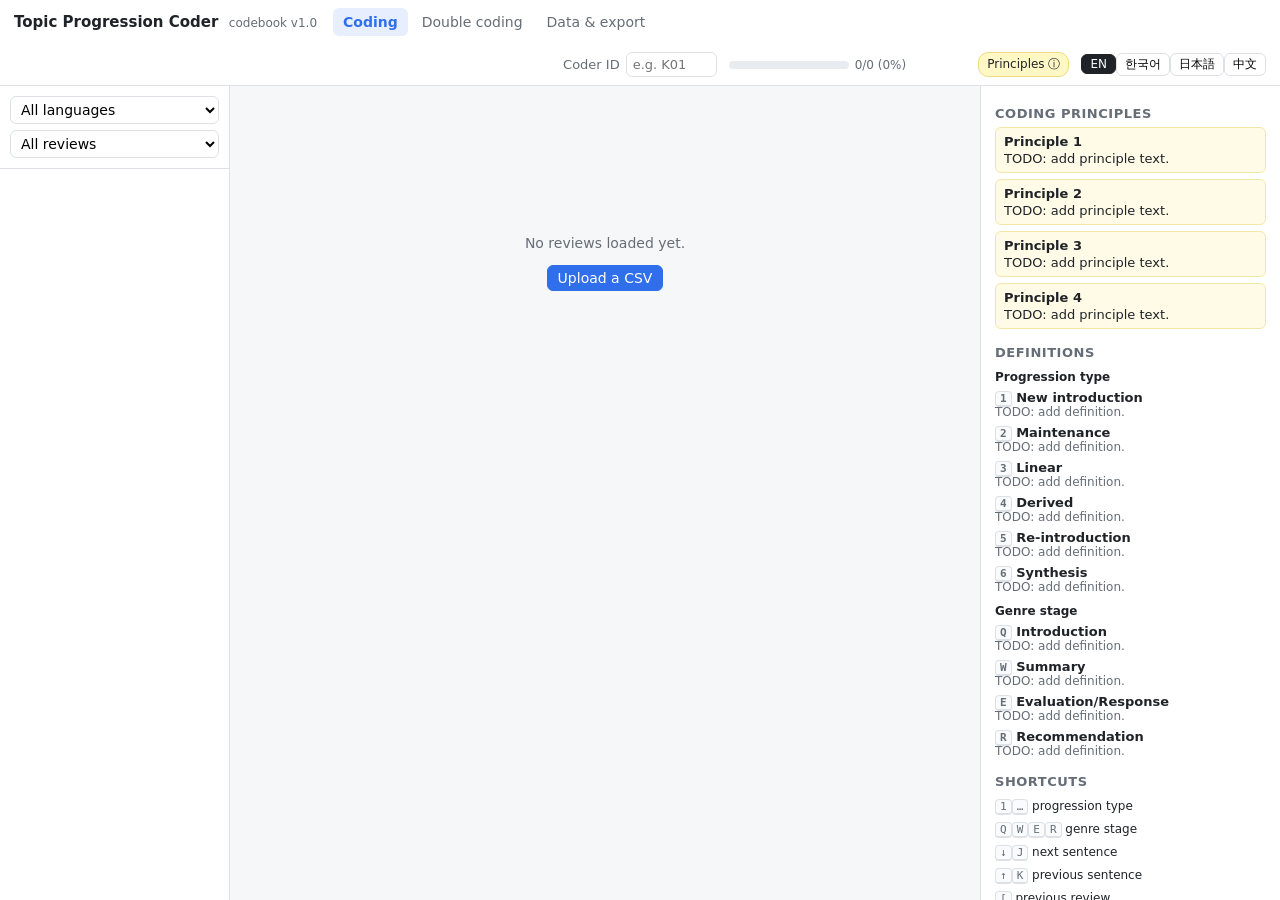
<file: index.html>
<!DOCTYPE html>
<html lang="en">
<head>
<meta charset="utf-8">
<meta name="viewport" content="width=device-width, initial-scale=1">
<meta http-equiv="Content-Security-Policy" content="default-src 'self'; connect-src 'self'; img-src 'self' data:; style-src 'self'; script-src 'self'; form-action 'none'; base-uri 'none'">
<meta name="referrer" content="no-referrer">
<title>Topic Progression Coder</title>
<link rel="stylesheet" href="css/style.css">
</head>
<body>
<header class="topbar">
  <div class="brand">
    <strong data-i18n="app.title">Topic Progression Coder</strong>
    <span class="cb-version" id="cbVersion"></span>
  </div>
  <nav class="tabs" role="tablist">
    <button class="tab active" data-view="code" data-i18n="tab.code">Coding</button>
    <button class="tab" data-view="double" data-i18n="tab.double">Double coding</button>
    <button class="tab" data-view="data" data-i18n="tab.data">Data &amp; export</button>
  </nav>
  <div class="top-right">
    <label class="coder">
      <span data-i18n="coder.id">Coder ID</span>
      <input id="coderId" type="text" maxlength="40" autocomplete="off" data-i18n-ph="coder.placeholder" placeholder="e.g. K01">
    </label>
    <div class="progress" id="progressWrap" title="">
      <div class="progress-bar"><div class="progress-fill" id="progressFill"></div></div>
      <span id="progressText"></span>
    </div>
    <span class="save-state" id="saveState"></span>
    <span class="principle-chip" id="principleChip" tabindex="0" data-i18n="principles.chip">Principles ⓘ</span>
    <div class="lang-switch">
      <button data-ui-lang="en">EN</button><button data-ui-lang="ko">한국어</button><button data-ui-lang="ja">日本語</button><button data-ui-lang="zh">中文</button>
    </div>
  </div>
</header>

<div id="banner" class="banner hidden"></div>

<!-- ============================ CODING VIEW ============================ -->
<main id="view-code" class="view layout-code">
  <aside class="sidebar">
    <div class="filters">
      <select id="filterLang">
        <option value="" data-i18n="filter.allLangs">All languages</option>
        <option value="ko">ko</option><option value="ja">ja</option><option value="zh">zh</option>
      </select>
      <select id="filterScope">
        <option value="all" data-i18n="filter.all">All reviews</option>
        <option value="sample" data-i18n="filter.sample">Sample only</option>
        <option value="todo" data-i18n="filter.todo">Incomplete only</option>
      </select>
    </div>
    <ul id="reviewList" class="review-list"></ul>
  </aside>

  <section class="center">
    <div id="emptyState" class="empty hidden">
      <p data-i18n="empty.noData">No reviews loaded yet.</p>
      <p><button class="primary" data-goto="data" data-i18n="empty.goData">Upload a CSV</button></p>
    </div>
    <div id="reviewHeader" class="review-header"></div>
    <ol id="sentenceList" class="sentence-list"></ol>
  </section>

  <aside class="side-panel">
    <section>
      <h3 data-i18n="principles.title">Coding principles</h3>
      <ol id="principleList" class="principles"></ol>
    </section>
    <section>
      <h3 data-i18n="defs.title">Definitions</h3>
      <div id="defList" class="defs"></div>
    </section>
    <section>
      <h3 data-i18n="keys.title">Shortcuts</h3>
      <div id="keyHelp" class="keyhelp"></div>
    </section>
  </aside>
</main>

<!-- ========================= DOUBLE CODING VIEW ========================= -->
<main id="view-double" class="view hidden page">
  <section class="card">
    <h2 data-i18n="sample.title">1. Draw the double-coding sample</h2>
    <p class="hint" data-i18n="sample.hint">Reviews are sampled per language (stratified). The same seed always gives the same sample.</p>
    <div class="row">
      <label><span data-i18n="sample.seed">Seed</span> <input id="sampleSeed" type="text" value="20261101" size="12"></label>
      <label><span data-i18n="sample.rate">Rate (%)</span> <input id="sampleRate" type="number" min="1" max="100" value="20" class="narrow"></label>
      <button id="btnDrawSample" class="primary" data-i18n="sample.draw">Draw sample</button>
      <button id="btnExportPackage" data-i18n="sample.package">Export package for 2nd coder</button>
    </div>
    <div id="sampleResult"></div>
  </section>

  <section class="card">
    <h2 data-i18n="rel.title">2. Compare two coders</h2>
    <p class="hint" data-i18n="rel.hint">Load the JSON exported by each coder. Sentences are matched by review ID and sentence number; segmentation must be identical.</p>
    <div class="row">
      <label class="file"><span data-i18n="rel.coderA">Coder A JSON</span> <input type="file" id="fileA" accept=".json,application/json"></label>
      <button id="btnUseCurrentA" data-i18n="rel.useCurrent">Use current project as A</button>
      <label class="file"><span data-i18n="rel.coderB">Coder B JSON</span> <input type="file" id="fileB" accept=".json,application/json"></label>
    </div>
    <div class="row">
      <label><input type="checkbox" id="relSampleOnly" checked> <span data-i18n="rel.sampleOnly">Restrict to A's sample (if any)</span></label>
      <label><span data-i18n="rel.lang">Language</span>
        <select id="relLang"><option value="" data-i18n="filter.allLangs">All languages</option><option>ko</option><option>ja</option><option>zh</option></select>
      </label>
      <button id="btnCompute" class="primary" data-i18n="rel.compute">Compute agreement</button>
    </div>
    <div id="relStatus" class="hint"></div>
    <div id="relResults"></div>
  </section>

  <section class="card">
    <h2 data-i18n="cons.title">3. Disagreements &amp; consensus</h2>
    <p class="hint" data-i18n="cons.hint">Consensus decisions are stored separately from each coder's data (browser storage) and can be exported.</p>
    <div class="row">
      <label><input type="checkbox" id="consUnresolved"> <span data-i18n="cons.unresolvedOnly">Unresolved only</span></label>
      <button id="btnConsJSON" data-i18n="cons.exportJSON">Export consensus JSON</button>
      <button id="btnConsCSV" data-i18n="cons.exportCSV">Export consensus CSV</button>
      <label class="file"><span data-i18n="cons.import">Import consensus JSON</span> <input type="file" id="fileCons" accept=".json,application/json"></label>
      <button id="btnConsClear" class="danger" data-i18n="cons.clear">Clear consensus</button>
    </div>
    <div id="consList"></div>
  </section>
</main>

<!-- ============================== DATA VIEW ============================== -->
<main id="view-data" class="view hidden page">
  <section class="card notice">
    <strong data-i18n="privacy.title">Privacy</strong>
    <span data-i18n="privacy.text">All data stays in this browser. Nothing is uploaded or sent anywhere; files are read locally and saved only to this browser's storage.</span>
  </section>

  <section class="card">
    <h2 data-i18n="data.csvTitle">Import reviews (CSV)</h2>
    <p class="hint" data-i18n="data.csvHint">Columns: review_id, lang (ko/ja/zh), text. UTF-8. Sentences are split automatically and can be merged/split in the coding view.</p>
    <div class="row">
      <input type="file" id="fileCSV" accept=".csv,text/csv">
      <button id="btnSample" data-i18n="data.loadSample">Load sample CSV</button>
    </div>
    <div id="csvReport" class="hint"></div>
  </section>

  <section class="card">
    <h2 data-i18n="data.projectTitle">Project (JSON)</h2>
    <p class="hint" data-i18n="data.projectHint">Work is auto-saved in this browser. Export JSON regularly as a backup and to share with the reliability check.</p>
    <div class="row">
      <button id="btnExportJSON" class="primary" data-i18n="data.exportJSON">Export JSON</button>
      <label class="file"><span data-i18n="data.importJSON">Import JSON</span> <input type="file" id="fileJSON" accept=".json,application/json"></label>
      <button id="btnReset" class="danger" data-i18n="data.reset">Clear project</button>
    </div>
  </section>

  <section class="card">
    <h2 data-i18n="data.csvOutTitle">Export coded data (CSV)</h2>
    <p class="hint" data-i18n="data.csvOutHint">One row per sentence, UTF-8 with BOM so Excel shows Korean/Japanese/Chinese correctly.</p>
    <button id="btnExportCSV" class="primary" data-i18n="data.exportCSV">Export CSV</button>
  </section>

  <section class="card">
    <h2 data-i18n="data.cbTitle">Codebook</h2>
    <p class="hint" data-i18n="data.cbHint">Loaded from codebook.json. When opened as a local file (file://), browsers block that request — load the file here instead.</p>
    <div id="cbStatus"></div>
    <div class="row">
      <label class="file"><span data-i18n="data.cbLoad">Load codebook.json</span> <input type="file" id="fileCB" accept=".json,application/json"></label>
      <button id="btnCBReload" data-i18n="data.cbReload">Reload from server</button>
    </div>
  </section>
</main>

<div id="toast" class="toast hidden" role="status"></div>

<script src="js/core.js"></script>
<script src="js/i18n.js"></script>
<script src="js/app.js"></script>
</body>
</html>
</file>
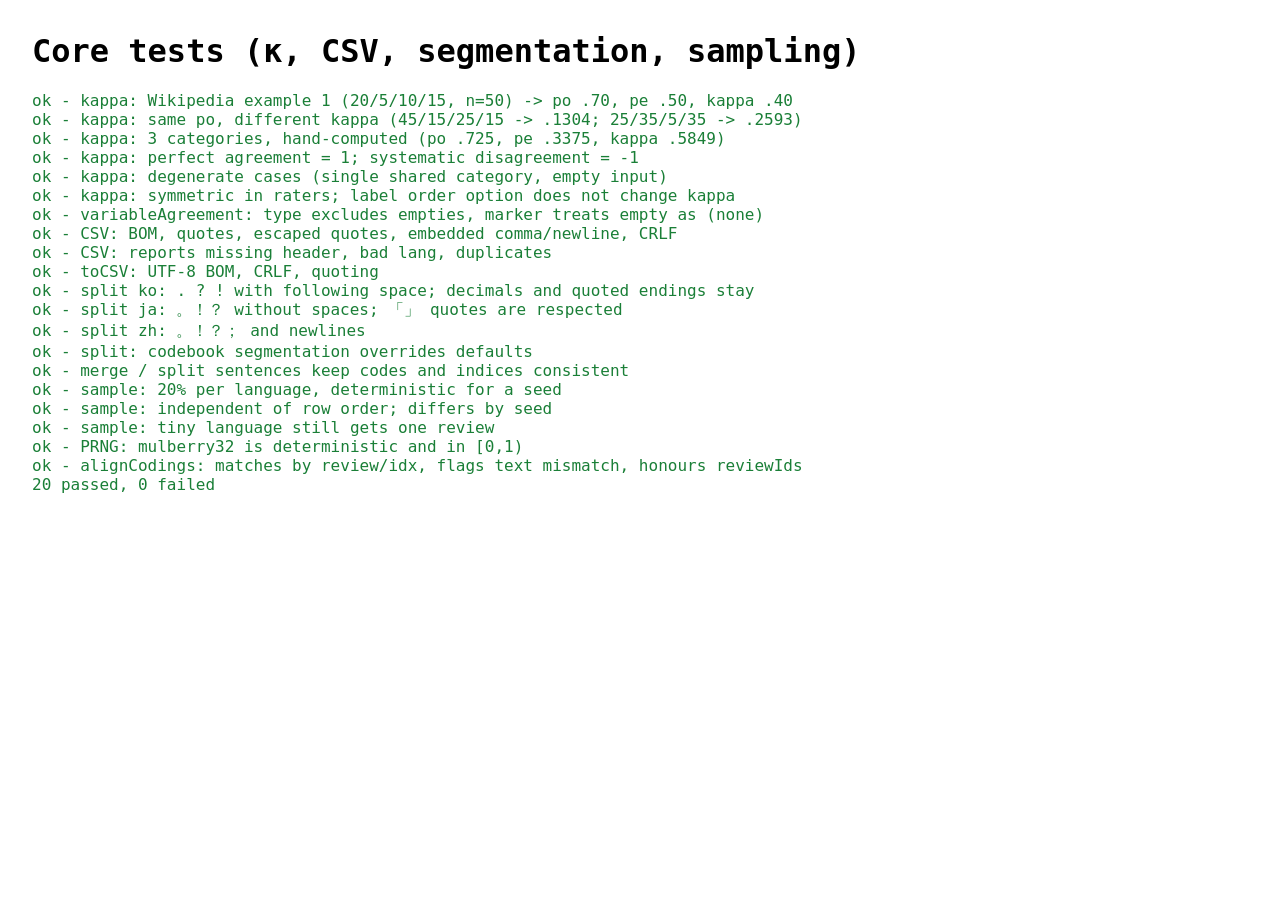
<file: tests/index.html>
<!DOCTYPE html>
<html lang="en">
<head>
<meta charset="utf-8">
<title>Topic Progression Coder — tests</title>
<style>
  body { font-family: ui-monospace, Menlo, Consolas, monospace; margin: 2rem; }
  .ok { color: #1a7f37; } .fail { color: #cf222e; white-space: pre-wrap; }
</style>
</head>
<body>
<h1>Core tests (κ, CSV, segmentation, sampling)</h1>
<div id="out"></div>
<script src="../js/core.js"></script>
<script src="tests.js"></script>
<script>
  var out = document.getElementById('out');
  TPC_TESTS(TPC)(function (line, good) {
    var d = document.createElement('div');
    d.className = good ? 'ok' : 'fail';
    d.textContent = line;
    out.appendChild(d);
  });
</script>
</body>
</html>
</file>
<file: css/style.css>
:root {
  --bg: #f6f7f9; --panel: #fff; --line: #dde1e6; --text: #1f2328; --muted: #656d76;
  --accent: #2f6feb; --accent-soft: #e7efff; --ok: #1a7f37; --warn: #9a6700; --bad: #cf222e;
  --type: #6639ba; --type-soft: #f1ebfb; --stage: #0b7a75; --stage-soft: #e3f4f3;
  --marker: #9a4d00; --marker-soft: #fdf0e1; --topic: #fff3b0;
  font-family: system-ui, -apple-system, "Segoe UI", "Noto Sans KR", "Noto Sans JP", "Noto Sans SC",
    "Apple SD Gothic Neo", "Hiragino Sans", "PingFang SC", "Microsoft YaHei", "Malgun Gothic", sans-serif;
  font-size: 14px; color: var(--text); background: var(--bg);
}
* { box-sizing: border-box; }
body { margin: 0; height: 100vh; display: flex; flex-direction: column; }
button, input, select, textarea { font: inherit; }
button { border: 1px solid var(--line); background: #fff; border-radius: 6px; padding: 4px 10px; cursor: pointer; }
button:hover { border-color: #b6bcc4; }
button.primary { background: var(--accent); color: #fff; border-color: var(--accent); }
button.danger { color: var(--bad); }
input[type=text], input[type=number], select, textarea { border: 1px solid var(--line); border-radius: 6px; padding: 4px 6px; background: #fff; }
input.narrow { width: 5em; }
.hidden { display: none !important; }
.hint { color: var(--muted); font-size: 13px; }
kbd { font-family: ui-monospace, Menlo, Consolas, monospace; font-size: 11px; border: 1px solid var(--line); border-bottom-width: 2px; border-radius: 4px; padding: 0 4px; background: #fafbfc; color: var(--muted); }

/* ---------------- top bar */
.topbar { display: flex; align-items: center; gap: 16px; padding: 8px 14px; background: var(--panel); border-bottom: 1px solid var(--line); flex-wrap: wrap; }
.brand strong { font-size: 15px; }
.cb-version { color: var(--muted); font-size: 12px; margin-left: 6px; }
.tabs { display: flex; gap: 4px; }
.tab { border: none; background: none; padding: 6px 10px; border-radius: 6px; color: var(--muted); }
.tab.active { background: var(--accent-soft); color: var(--accent); font-weight: 600; }
.top-right { margin-left: auto; display: flex; align-items: center; gap: 12px; flex-wrap: wrap; }
.coder { display: flex; align-items: center; gap: 6px; font-size: 13px; color: var(--muted); }
.coder input { width: 7em; }
.coder input.missing { border-color: var(--bad); background: #fff5f5; }
.progress { display: flex; align-items: center; gap: 6px; font-size: 12px; color: var(--muted); }
.progress-bar { width: 120px; height: 8px; border-radius: 4px; background: #e8ebef; overflow: hidden; }
.progress-fill { height: 100%; width: 0; background: var(--ok); transition: width .2s; }
.save-state { font-size: 12px; color: var(--muted); min-width: 4em; }
.principle-chip { font-size: 12px; padding: 3px 8px; border-radius: 10px; background: #fff8c5; border: 1px solid #eedc82; cursor: help; white-space: nowrap; }
.lang-switch button { padding: 2px 8px; font-size: 12px; }
.lang-switch button.active { background: var(--text); color: #fff; border-color: var(--text); }

.banner { padding: 8px 14px; background: #fff8c5; border-bottom: 1px solid #eedc82; font-size: 13px; }
.banner.error { background: #ffebe9; border-color: #ffcecb; }

/* ---------------- coding layout */
.view { flex: 1; min-height: 0; }
.layout-code { display: grid; grid-template-columns: 230px 1fr 300px; }
.sidebar, .side-panel { background: var(--panel); overflow-y: auto; }
.sidebar { border-right: 1px solid var(--line); }
.side-panel { border-left: 1px solid var(--line); padding: 4px 14px 20px; }
.filters { display: flex; flex-direction: column; gap: 6px; padding: 10px; border-bottom: 1px solid var(--line); position: sticky; top: 0; background: var(--panel); }
.review-list { list-style: none; margin: 0; padding: 0; }
.review-list li { padding: 7px 10px; border-bottom: 1px solid #f0f2f4; cursor: pointer; display: flex; justify-content: space-between; gap: 6px; font-size: 13px; }
.review-list li:hover { background: #f6f8fa; }
.review-list li.active { background: var(--accent-soft); }
.review-list .rid { font-weight: 600; }
.review-list .lang { color: var(--muted); font-size: 11px; margin-left: 4px; }
.review-list .cnt { color: var(--muted); font-size: 12px; white-space: nowrap; }
.review-list .cnt.done { color: var(--ok); }
.review-list .sample-dot { color: var(--accent); margin-left: 4px; }

.center { overflow-y: auto; padding: 14px 20px 80px; }
.empty { text-align: center; margin-top: 15vh; color: var(--muted); }
.review-header { display: flex; align-items: baseline; gap: 10px; margin-bottom: 10px; }
.review-header h2 { margin: 0; font-size: 17px; }
.review-header .meta { color: var(--muted); font-size: 13px; }

.sentence-list { list-style: none; margin: 0; padding: 0; }
.sent { background: var(--panel); border: 1px solid var(--line); border-radius: 8px; margin-bottom: 8px; padding: 8px 12px; cursor: pointer; }
.sent.coded { border-left: 4px solid var(--ok); }
.sent.active { border-color: var(--accent); box-shadow: 0 0 0 2px var(--accent-soft); cursor: default; }
.sent-head { display: flex; gap: 10px; align-items: flex-start; }
.sent-no { color: var(--muted); font-size: 12px; min-width: 2.2em; padding-top: 2px; }
.sent-text { flex: 1; font-size: 16px; line-height: 1.7; white-space: pre-wrap; word-break: break-word; }
.sent.active .sent-text { cursor: text; user-select: text; }
.sent-text mark { background: var(--topic); border-radius: 2px; padding: 0 1px; }
.chips { display: flex; gap: 4px; flex-wrap: wrap; margin: 4px 0 0 3.2em; }
.chip { font-size: 12px; padding: 1px 8px; border-radius: 10px; }
.chip.type { background: var(--type-soft); color: var(--type); }
.chip.stage { background: var(--stage-soft); color: var(--stage); }
.chip.marker { background: var(--marker-soft); color: var(--marker); }
.chip.topic { background: var(--topic); }
.chip.memo { background: #eef1f4; color: var(--muted); }

.coding-form { margin: 10px 0 2px 3.2em; display: grid; grid-template-columns: 90px 1fr; gap: 8px 10px; align-items: center; }
.coding-form > .lbl { color: var(--muted); font-size: 12px; text-align: right; }
.opts { display: flex; flex-wrap: wrap; gap: 4px; }
.opt { font-size: 13px; padding: 3px 9px; }
.opt kbd { margin-right: 4px; }
.opt.type.on { background: var(--type); color: #fff; border-color: var(--type); }
.opt.stage.on { background: var(--stage); color: #fff; border-color: var(--stage); }
.opt.marker.on { background: var(--marker); color: #fff; border-color: var(--marker); }
.opt.on kbd { color: #fff; background: transparent; border-color: rgba(255,255,255,.6); }
.topic-row { display: flex; gap: 6px; align-items: center; }
.topic-row input { flex: 1; }
.marker-custom { width: 9em; }
.coding-form textarea { width: 100%; min-height: 2.4em; resize: vertical; }
.seg-tools { display: flex; gap: 6px; flex-wrap: wrap; }
.seg-tools button { font-size: 12px; }

.side-panel h3 { font-size: 13px; text-transform: uppercase; letter-spacing: .04em; color: var(--muted); margin: 16px 0 6px; }
.principles { margin: 0; padding-left: 0; list-style: none; }
.principles li { background: #fffbe6; border: 1px solid #f3e6a6; border-radius: 6px; padding: 6px 8px; margin-bottom: 6px; font-size: 13px; }
.principles b { display: block; margin-bottom: 2px; }
.defs dl { margin: 0 0 8px; }
.defs dt { font-weight: 600; font-size: 13px; margin-top: 6px; }
.defs dd { margin: 0 0 0 0; font-size: 12px; color: var(--muted); }
.defs h4 { margin: 10px 0 2px; font-size: 12px; }
.keyhelp { font-size: 12px; line-height: 1.9; }

/* ---------------- pages */
.page { overflow-y: auto; padding: 18px; max-width: 1100px; width: 100%; margin: 0 auto; }
.card { background: var(--panel); border: 1px solid var(--line); border-radius: 10px; padding: 14px 18px; margin-bottom: 14px; }
.card h2 { font-size: 16px; margin: 0 0 6px; }
.card.notice { background: #eaf6ec; border-color: #b7e0c0; }
.row { display: flex; gap: 12px; align-items: center; flex-wrap: wrap; margin: 8px 0; }
label.file { display: inline-flex; align-items: center; gap: 6px; }
table { border-collapse: collapse; font-size: 13px; margin: 6px 0 12px; }
th, td { border: 1px solid var(--line); padding: 4px 8px; text-align: left; vertical-align: top; }
th { background: #f6f8fa; font-weight: 600; }
td.num, th.num { text-align: right; font-variant-numeric: tabular-nums; }
td.diag { background: #e6f4ea; font-weight: 600; }
.cm-wrap { display: flex; gap: 24px; flex-wrap: wrap; }
.cm-wrap h4 { margin: 8px 0 2px; font-size: 13px; }
.stat-big { font-size: 15px; font-weight: 600; }
.err { color: var(--bad); }
.cons-table td.text { max-width: 360px; }
.cons-table select { max-width: 9em; }
.cons-table tr.resolved td { background: #f3faf4; }
.diff { color: var(--bad); font-weight: 600; }
.small { font-size: 12px; }

.toast { position: fixed; bottom: 18px; left: 50%; transform: translateX(-50%); background: #24292f; color: #fff; padding: 8px 14px; border-radius: 6px; font-size: 13px; z-index: 10; max-width: 80vw; }

@media (max-width: 1100px) {
  .layout-code { grid-template-columns: 200px 1fr; }
  .side-panel { grid-column: 1 / -1; border-left: none; border-top: 1px solid var(--line); max-height: 40vh; }
  .layout-code { grid-template-rows: 1fr auto; }
}
</file>
